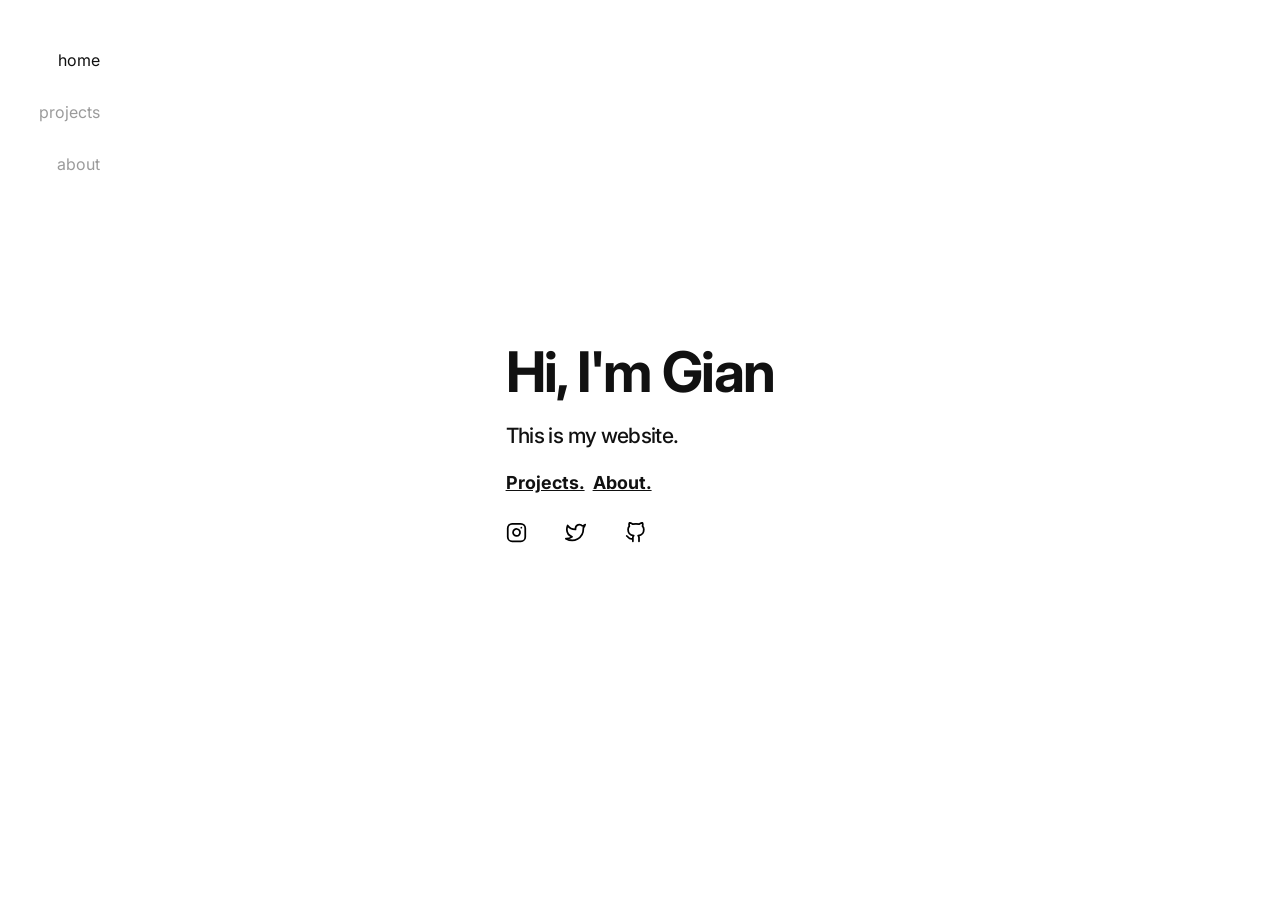
<file: index.html>
<!DOCTYPE html>
<html lang="it-it">

<head>
    <meta content="text/html; charset=UTF-8">
    <meta name="viewport" content="width=device-width, initial-scale=1">

    <link rel="preconnect" href="https://fonts.gstatic.com">
    <link href="https://fonts.googleapis.com/css2?family=Inter:wght@100;200;300;400;500;600;700;800;900&display=swap"
        rel="stylesheet">

    <title>Gian</title>

    <link type="text/css" rel="stylesheet" href="css/home.css">

</head>

<body>
    <div class="burger__container">
        <div class="burger" aria-controls="navigation" aria-label="Menu">
            <div class="burger__meat burger__meat--1"></div>
            <div class="burger__meat burger__meat--2"></div>
            <div class="burger__meat burger__meat--3"></div>
        </div>
    </div>


    <nav class="nav" id="navigation">
        <ul class="nav__list">
            <li>
                <a class="active" href="/">home</a>
            </li>

            <li>
                <a href="/projects">projects</a>
            </li>

            <li>
                <a href="/about">about</a>
            </li>
        </ul>
    </nav>

    <main>
        <div class="splash-container">
            <div class="splash">

                <h1>Hi, I'm Gian</h1>

                <h2>
                    This is my website.
                </h2>

                <h3>
                    <a style="color: #111;" href="/projects">Projects.</a>&nbsp;&nbsp;<a style="color: #111;"
                        href="about">About.</a>
                </h3>

                <div class="social-icons">

                    <a class="social-icons__link" rel="me" title="Instagram" href="https://instagram.com/im_gian"
                        target="_blank">
                        <div class="social-icons__icon" style="background-image: url('svg/instagram.svg')">
                        </div>
                    </a>

                    <a class="social-icons__link" rel="me" title="Twitter" href="https://twitter.com/ohshitgian"
                        target="_blank">
                        <div class="social-icons__icon" style="background-image: url('svg/twitter.svg')">
                        </div>
                    </a>

                    <a class="social-icons__link" rel="me" title="GitHub" href="https://github.com/mrgian"
                        target="_blank">
                        <div class="social-icons__icon" style="background-image: url('svg/github.svg')">
                        </div>
                    </a>

                </div>
            </div>
        </div>
    </main>

    <script src="js/main.js"></script>

</body>

</html>
</file>
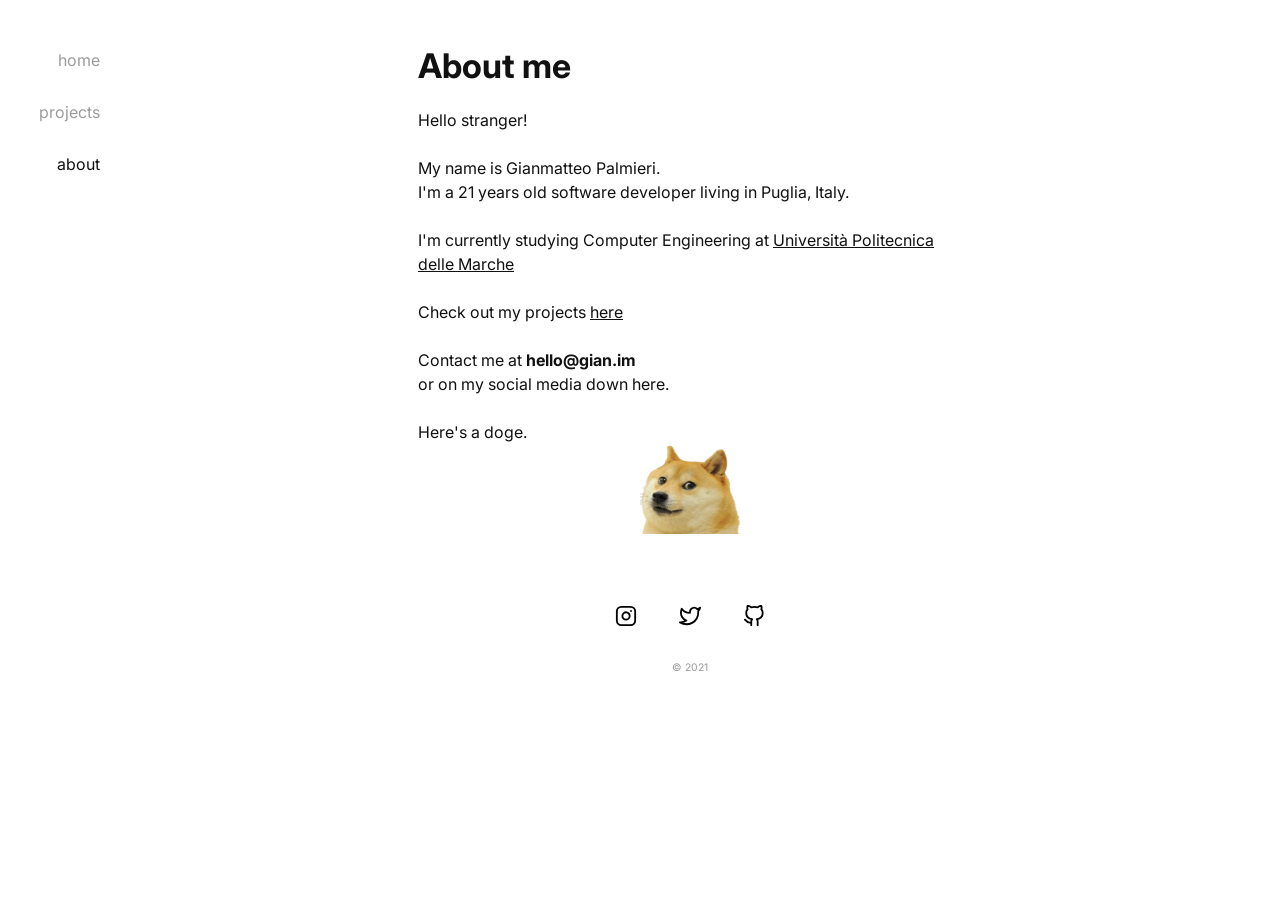
<file: pages/about.html>
<!DOCTYPE html>
<html lang="it-it">

<head>
    <meta content="text/html; charset=UTF-8">
    <meta name="viewport" content="width=device-width, initial-scale=1">

    <link rel="preconnect" href="https://fonts.gstatic.com">
    <link href="https://fonts.googleapis.com/css2?family=Inter:wght@100;200;300;400;500;600;700;800;900&display=swap"
        rel="stylesheet">

    <title>About | Gian</title>

    <link type="text/css" rel="stylesheet" href="../css/post.css">

</head>

<body>
    <div class="burger__container">
        <div class="burger" aria-controls="navigation" aria-label="Menu">
            <div class="burger__meat burger__meat--1"></div>
            <div class="burger__meat burger__meat--2"></div>
            <div class="burger__meat burger__meat--3"></div>
        </div>
    </div>


    <nav class="nav" id="navigation">
        <ul class="nav__list">

            <li>
                <a href="/">home</a>
            </li>

            <li>
                <a href="/projects">projects</a>
            </li>

            <li>
                <a class="active" href="/about">about</a>
            </li>

        </ul>
    </nav>


    <main>

        <div class="flex-wrapper">
            <div class="post__container">
                <div class="post">
                    <header class="post__header">
                        <h1 id="post__title">About me</h1>
                    </header>
                    <article class="post__content">

                        <p>
                            Hello stranger!
                        </p>

                        <p>
                            My name is Gianmatteo Palmieri.<br>I'm a 21 years old software developer living in Puglia,
                            Italy.
                        </p>

                        <p>
                            I'm currently studying Computer Engineering at <a href="https://univpm.it" target="_blank"
                                style="color: #111;">Universit&agrave; Politecnica delle Marche</a>
                        </p>

                        <p>
                            Check out my projects <a href="/projects" style="color: #111;">here</a>
                        </p>

                        <p>
                            Contact me at <b>hello@gian.im</b>
                            <br>
                            or on my social media down here.
                        </p>

                        <p>
                            Here's a doge.<br>
                            <img style="width:100px; height: 100px;" src="../images/doge.png">
                        </p>

                    </article>

                    <footer class="post__footer">

                        <div class="social-icons">

                            <a class="social-icons__link" rel="me" title="Instagram"
                                href="https://instagram.com/im_gian" target="_blank" rel="noopener">
                                <div class="social-icons__icon" style="background-image: url('../svg/instagram.svg')">
                                </div>
                            </a>

                            <a class="social-icons__link" rel="me" title="Twitter" href="https://twitter.com/ohshitgian"
                                target="_blank" rel="noopener">
                                <div class="social-icons__icon" style="background-image: url('../svg/twitter.svg')">
                                </div>
                            </a>

                            <a class="social-icons__link" rel="me" title="GitHub" href="https://github.com/mrgian"
                                target="_blank" rel="noopener">
                                <div class="social-icons__icon" style="background-image: url('../svg/github.svg')">
                                </div>
                            </a>

                        </div>

                        <p>&copy; 2021</p>
                    </footer>
                </div>
            </div>

        </div>

    </main>

    <script src="../js/main.js"></script>

</body>

</html>
</file>
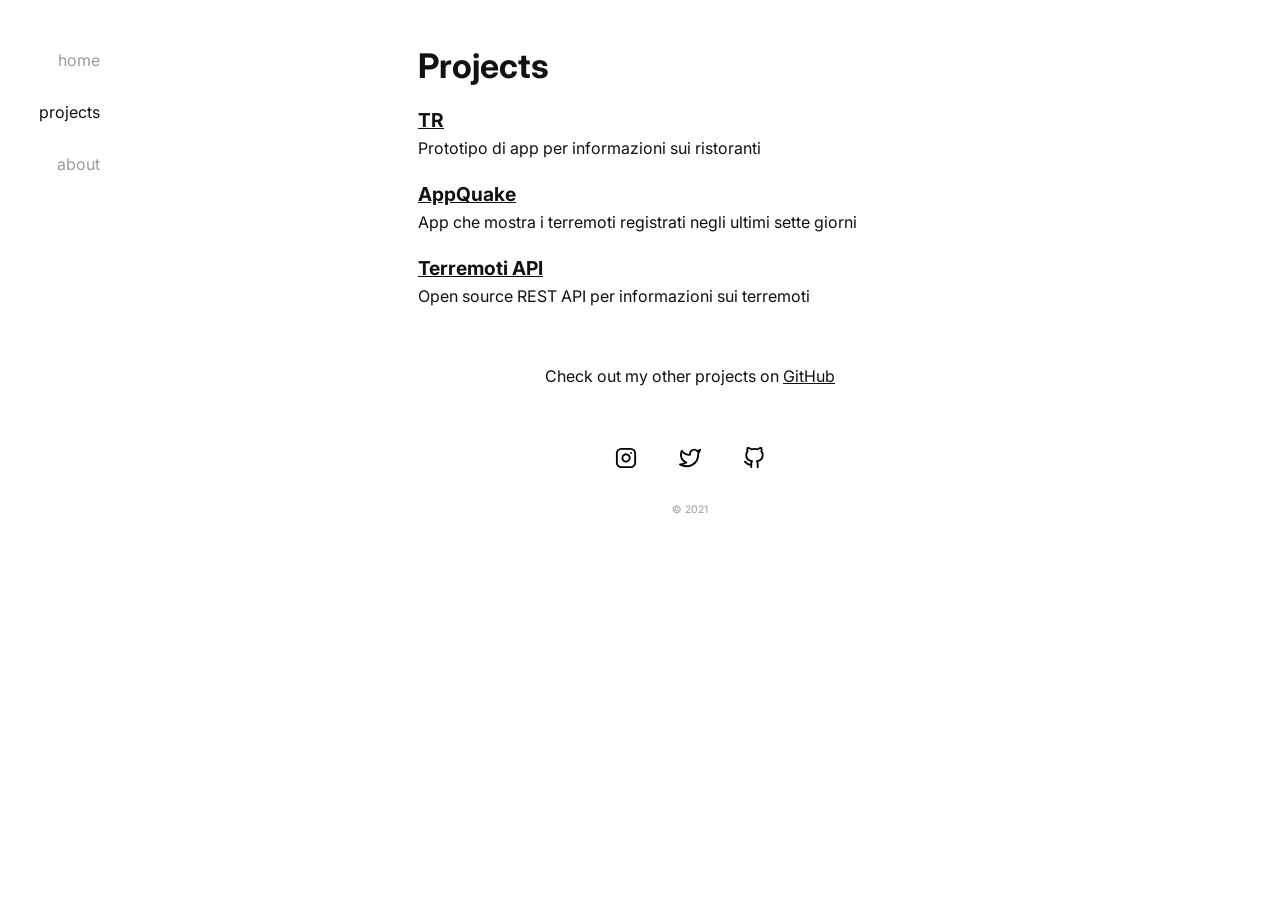
<file: pages/projects.html>
<!DOCTYPE html>
<html lang="it-it">

<head>
    <meta content="text/html; charset=UTF-8">
    <meta name="viewport" content="width=device-width, initial-scale=1">

    <link rel="preconnect" href="https://fonts.gstatic.com">
    <link href="https://fonts.googleapis.com/css2?family=Inter:wght@100;200;300;400;500;600;700;800;900&display=swap"
        rel="stylesheet">

    <title>Projects | Gian</title>

    <link type="text/css" rel="stylesheet" href="../css/post.css">

</head>

<body>
    <div class="burger__container">
        <div class="burger" aria-controls="navigation" aria-label="Menu">
            <div class="burger__meat burger__meat--1"></div>
            <div class="burger__meat burger__meat--2"></div>
            <div class="burger__meat burger__meat--3"></div>
        </div>
    </div>


    <nav class="nav" id="navigation">
        <ul class="nav__list">

            <li>
                <a href="/">home</a>
            </li>

            <li>
                <a class="active" href="/projects">projects</a>
            </li>

            <li>
                <a href="/about">about</a>
            </li>


        </ul>
    </nav>


    <main>

        <div class="flex-wrapper">
            <div class="post__container">
                <div class="post">
                    <header class="post__header">
                        <h1 id="post__title">Projects</h1>
                    </header>
                    <article class="post__content">
                        <p>
                            <a id="post__link" href="https://github.com/mrgian/tr-app-android">
                                TR
                            </a>
                            <br>
                        <div id="post_link_text">
                            Prototipo di app per informazioni sui ristoranti
                        </div>
                        </p>

                        <p>
                            <a id="post__link" href="https://github.com/mrgian/appquake">
                                AppQuake
                            </a>
                            <br>
                        <div id="post_link_text">
                            App che mostra i terremoti registrati negli ultimi sette giorni
                        </div>
                        </p>

                        <p>
                            <a id="post__link" href="https://github.com/mrgian/terremoti-api">
                                Terremoti API
                            </a>
                            <br>
                        <div id="post_link_text">
                            Open source REST API per informazioni sui terremoti
                        </div>
                        </p>

                        <div style="text-align: center; margin-top: 60px;">Check out my other projects on <a
                                style="color: #111;" href="https://github.com/mrgian">GitHub</a></div>

                    </article>

                    <footer class="post__footer">

                        <div class="social-icons">

                            <a class="social-icons__link" rel="me" title="Instagram"
                                href="https://instagram.com/im_gian" target="_blank" rel="noopener">
                                <div class="social-icons__icon" style="background-image: url('../svg/instagram.svg')">
                                </div>
                            </a>

                            <a class="social-icons__link" rel="me" title="Twitter" href="https://twitter.com/ohshitgian"
                                target="_blank" rel="noopener">
                                <div class="social-icons__icon" style="background-image: url('../svg/twitter.svg')">
                                </div>
                            </a>

                            <a class="social-icons__link" rel="me" title="GitHub" href="https://github.com/mrgian"
                                target="_blank" rel="noopener">
                                <div class="social-icons__icon" style="background-image: url('../svg/github.svg')">
                                </div>
                            </a>

                        </div>

                        <p>&copy; 2021</p>
                    </footer>
                </div>
            </div>

        </div>

    </main>

    <script src="../js/main.js"></script>

</body>

</html>
</file>
<file: css/home.css>
@charset "UTF-8";
html,
body {
    background-color: #fff;
    color: #111;
    height: 100%;
}
html {
    box-sizing: border-box;
}
*,
*:before,
*:after {
    padding: 0;
    margin: 0;
    box-sizing: inherit;
}
html {
    font-family: 'Inter', sans-serif;
    -webkit-font-smoothing: antialiased;
    font-size: 95%;
}
h1,
h2,
h3,
h4,
h5,
h6 {
    margin-top: 1.5rem;
    margin-bottom: 0;
    line-height: 1.5rem;
}
h1 {
    font-size: 2.121rem;
    line-height: 2.25rem;
    margin-top: 2.25rem;
}
h2 {
    font-size: 1.414rem;
}
h3 {
    font-size: 1.17833333rem;
}
h4 {
    font-size: 0.98194444rem;
}
h5 {
    font-size: 0.81828704rem;
}
p {
    margin-top: 1.5rem;
    margin-bottom: 0;
    line-height: 1.5rem;
}
ul,
ol {
    padding-left: 1.5rem;
    margin-top: 1.5rem;
    margin-bottom: 1.5rem;
}
ul li,
ol li {
    line-height: 1.5rem;
}
ul ul,
ul ol,
ol ul,
ol ol {
    margin-top: 0;
    margin-bottom: 0;
}
blockquote {
    margin-top: 1.5rem;
    margin-bottom: 1.5rem;
    line-height: 1.5rem;
    color: #111;
}
blockquote::before {
    position: absolute;
    content: "\201C";
    font-size: 6em;
    font-family: roboto, serif;
    margin-top: 0.1em;
    margin-left: -0.2em;
    z-index: -1;
    color: #ededed;
}
blockquote cite {
    font-style: italic;
    font-size: 0.95em;
    color: #717171;
}
blockquote cite::before {
    content: "— ";
}
pre {
    line-height: 1.45;
    margin-top: 1.5rem;
    padding: 16px;
    word-wrap: normal;
    overflow: auto;
    background-color: #f6f8fa;
    border-radius: 3px;
}
code {
    font-size: 85%;
    font-family: sfmono-regular, Consolas, Menlo, monospace;
    padding: 0.2em 0.4em;
    margin: 0;
    background-color: rgba(27, 31, 35, 0.05);
    border-radius: 3px;
}
pre > code {
    word-break: normal;
    white-space: pre;
}
pre code {
    display: inline;
    padding: 0;
    margin: 0;
    overflow: visible;
    line-height: inherit;
    word-wrap: normal;
    background-color: transparent;
    border: 0;
}
.lead {
    font-size: 1.414rem;
}
abbr[title] {
    text-decoration: underline double;
}
.burger__container {
    height: 4rem;
    display: flex;
    align-items: center;
    padding: 0 1.5rem;
    position: fixed;
    width: 100%;
    background: #fff;
    z-index: 2;
}
@media screen and (min-width: 1000px) {
    .burger__container {
        display: none;
    }
}
.burger {
    position: relative;
    width: 28px;
    height: 28px;
    cursor: pointer;
}
.burger__meat {
    position: absolute;
    width: 28px;
    height: 2px;
    background: #111;
    top: calc(50% - 2px / 2);
    left: calc(50% - 28px / 2);
    transition: all 150ms ease-in;
}
.burger__meat--1 {
    transform: translateY(-10px);
}
.burger__meat--2 {
    width: calc(28px - 6px);
}
.burger__meat--3 {
    transform: translateY(10px);
}
.nav--active .burger__meat--1 {
    transform: rotate(45deg);
}
.nav--active .burger__meat--2 {
    opacity: 0;
}
.nav--active .burger__meat--3 {
    transform: rotate(-45deg);
}
.nav {
    font-size: 16px;
    position: fixed;
    display: flex;
    justify-content: center;
    align-items: center;
    background: #fff;
    visibility: hidden;
    z-index: 1;
}
@media screen and (min-width: 1000px) {
    .nav {
        display: block;
        visibility: visible;
        padding-top: 3em;
        width: 100px;
    }
}
.nav--active .nav {
    visibility: visible;
    height: 100%;
    width: 100%;
}
@media screen and (min-width: 1000px) {
    .nav--active .nav {
        width: 100px;
    }
}
.nav__list {
    text-align: right;
    list-style: none;
    margin: 0;
    padding: 0;
    width: 50%;
}
@media screen and (min-width: 1000px) {
    .nav__list {
        width: auto;
    }
}
@media screen and (max-width: 999px) {
    .nav__list {
        transform: translateY(-25px);
        opacity: 0;
    }
    .nav--active .nav__list {
        transform: translateY(0);
        opacity: 1;
        transition: all 500ms ease;
    }
}
.nav__list li {
    margin-bottom: 3em;
    line-height: 1.5em;
}
.nav__list li:last-of-type {
    margin-bottom: 0;
}
@media screen and (min-width: 1000px) {
    .nav__list li {
        margin-bottom: 1.75em;
    }
}
.nav__list a {
    color: #9b9b9b;
    text-decoration: none;
    font-size: 2em;
}
.nav__list a.active {
    color: #111;
}
.nav__list a:hover {
    color: #111;
}
@media screen and (min-width: 1000px) {
    .nav__list a {
        font-size: 1em;
    }
}
.social-icons {
    display: flex;
    justify-content: center;
}
.social-icons__link {
    padding: 0.8rem;
}
.social-icons__link:not(:last-child) {
    margin-right: 1em;
}
.social-icons__link .social-icons__icon {
    width: 1.4rem;
    height: 1.4rem;
    background-size: contain;
    background-repeat: no-repeat;
}
body.nav--active {
    overflow: hidden;
}
main {
    padding: 3rem 1.5rem 1rem;
}
/*@media screen and (min-width: 800px) {
    main {
        padding-left: calc(1.5rem + 100px);
    }
}
@media screen and (max-width: 799px) {
    main {
        padding-top: calc(3rem + 4rem);
    }
}*/
.splash-container {
    height: 100%;
    display: flex;
    justify-content: center;
    align-items: center;
    font-size: 14px;
}
.splash h1 {
    font-size: 4em;
    line-height: 1;
    letter-spacing: -0.03em;
    margin: 0;
}
.splash h2 {
    font-size: 1.5em;
    font-weight: 500;
    line-height: 1.25;
    max-width: 22em;
    letter-spacing: -0.03em;
}
.handle {
    display: inline-block;
    margin-top: 0.275em;
    color: #9b9b9b;
    letter-spacing: 0.5px;
}
.writing {
    text-decoration: none;
    color: #9013fe;
}
main {
    padding-top: 0;
    padding-bottom: 0;
    height: 100%;
}
.social-icons {
    justify-content: flex-start;
    padding-top: 1rem;
    margin-left: -0.8rem;
}
</file>
<file: css/post.css>
@charset "UTF-8";
button,
button[type=button],
button[type=reset],
button[type=submit] {
	-webkit-appearance: button
}

input,
input[type=text],
input[type=email] {
	-webkit-appearance: none;
	-moz-appearance: none;
	appearance: none
}

html,
body {
	background-color: #fff;
	color: #111;
	height: 100%
}

html {
	box-sizing: border-box
}

*,
*:before,
*:after {
	padding: 0;
	margin: 0;
	box-sizing: inherit
}

html {
	/*font-family: -apple-system, BlinkMacSystemFont, segoe ui, Roboto, Oxygen-Sans, Ubuntu, Cantarell, helvetica neue, sans-serif;*/
    font-family: 'Inter', sans-serif;
	-webkit-font-smoothing: antialiased;
	font-size: 95%
}

@media screen and (min-width:1000px) {
	html {
		font-size: 100%
	}
}

@media screen and (min-width:1400px) {
	html {
		font-size: 115%
	}
}

h1,
h2,
h3,
h4,
h5,
h6 {
	margin-top: 1.5rem;
	margin-bottom: 0;
	line-height: 1.5rem;
}

h1 {
    font-size: 2.121rem;
    line-height: 2.25rem;
    margin-top: 2.25rem;
}

h2 {
	font-size: 1.414rem
}

h3 {
	font-size: 1.17833333rem
}

h4 {
	font-size: .98194444rem
}

h5 {
	font-size: .81828704rem
}

p {
	margin-top: 1.5rem;
	margin-bottom: 0;
	line-height: 1.5rem
}

ul,
ol {
	padding-left: 1.5rem;
	margin-top: 1.5rem;
	margin-bottom: 1.5rem
}

ul li,
ol li {
	line-height: 1.5rem
}

ul ul,
ul ol,
ol ul,
ol ol {
	margin-top: 0;
	margin-bottom: 0
}

blockquote {
	margin-top: 1.5rem;
	margin-bottom: 1.5rem;
	line-height: 1.5rem;
	color: #111
}

blockquote::before {
	position: absolute;
	content: "\201C";
	font-size: 6em;
	font-family: roboto, serif;
	margin-top: .1em;
	margin-left: -.2em;
	z-index: -1;
	color: #ededed
}

blockquote cite {
	font-style: italic;
	font-size: .95em;
	color: #717171
}

blockquote cite::before {
	content: "— "
}

pre {
	line-height: 1.45;
	margin-top: 1.5rem;
	padding: 16px;
	word-wrap: normal;
	overflow: auto;
	background-color: #f6f8fa;
	border-radius: 3px
}

code {
	font-size: 85%;
	font-family: sfmono-regular, Consolas, Menlo, monospace;
	padding: .2em .4em;
	margin: 0;
	background-color: rgba(27, 31, 35, .05);
	border-radius: 3px
}

pre>code {
	word-break: normal;
	white-space: pre
}

pre code {
	display: inline;
	padding: 0;
	margin: 0;
	overflow: visible;
	line-height: inherit;
	word-wrap: normal;
	background-color: transparent;
	border: 0
}

.lead {
	font-size: 1.414rem
}

abbr[title] {
	text-decoration: underline double
}

.burger__container {
	height: 4rem;
	display: flex;
	align-items: center;
	padding: 0 1.5rem;
	position: fixed;
	width: 100%;
	background: #fff;
	z-index: 2
}

@media screen and (min-width:1000px) {
	.burger__container {
		display: none
	}
}

.burger {
	position: relative;
	width: 28px;
	height: 28px;
	cursor: pointer
}

.burger__meat {
	position: absolute;
	width: 28px;
	height: 2px;
	background: #111;
	top: calc(50% - 2px/2);
	left: calc(50% - 28px/2);
	transition: all 150ms ease-in
}

.burger__meat--1 {
	transform: translateY(-10px)
}

.burger__meat--2 {
	width: calc(28px - 6px)
}

.burger__meat--3 {
	transform: translateY(10px)
}

.nav--active .burger__meat--1 {
	transform: rotate(45deg)
}

.nav--active .burger__meat--2 {
	opacity: 0
}

.nav--active .burger__meat--3 {
	transform: rotate(-45deg)
}

.nav {
	font-size: 16px;
	position: fixed;
	display: flex;
	justify-content: center;
	align-items: center;
	background: #fff;
	visibility: hidden;
	z-index: 1
}

@media screen and (min-width:1000px) {
	.nav {
		display: block;
		visibility: visible;
		padding-top: 3em;
		width: 100px
	}
}

.nav--active .nav {
	visibility: visible;
	height: 100%;
	width: 100%
}

@media screen and (min-width:1000px) {
	.nav--active .nav {
		width: 100px
	}
}

.nav__list {
	text-align: right;
	list-style: none;
	margin: 0;
	padding: 0;
	width: 50%
}

@media screen and (min-width:1000px) {
	.nav__list {
		width: auto
	}
}

@media screen and (max-width:999px) {
	.nav__list {
		transform: translateY(-25px);
		opacity: 0
	}
	.nav--active .nav__list {
		transform: translateY(0);
		opacity: 1;
		transition: all 500ms ease
	}
}

.nav__list li {
	margin-bottom: 3em;
	line-height: 1.5em
}

.nav__list li:last-of-type {
	margin-bottom: 0
}

@media screen and (min-width:1000px) {
	.nav__list li {
		margin-bottom: 1.75em
	}
}

.nav__list a {
	color: #9b9b9b;
	text-decoration: none;
	font-size: 2em
}

.nav__list a.active {
	color: #111
}

.nav__list a:hover {
	color: #111
}

@media screen and (min-width:1000px) {
	.nav__list a {
		font-size: 1em
	}
}

.social-icons {
	display: flex;
	justify-content: center
}

.social-icons__link {
	padding: .8rem
}

.social-icons__link:not(:last-child) {
	margin-right: 1em
}

.social-icons__link .social-icons__icon {
	width: 1.4rem;
	height: 1.4rem;
	background-size: contain;
	background-repeat: no-repeat
}

body.nav--active {
	overflow: hidden
}

main {
	padding: 3rem 1.5rem 1rem
}

@media screen and (min-width:1000px) {
	main {
		padding-left: calc(1.5rem + 100px)
	}
}

@media screen and (max-width:999px) {
	main {
		padding-top: calc(3rem + 4rem)
	}
}

code[class*=language-],
pre[class*=language-] {
	color: #24292e;
	-moz-tab-size: 4;
	-o-tab-size: 4;
	tab-size: 4;
	-webkit-hyphens: none;
	-moz-hyphens: none;
	-ms-hyphens: none;
	hyphens: none
}

.token.comment,
.token.prolog,
.token.doctype,
.token.cdata,
.token.plain-text {
	color: #6a737d
}

.token.atrule,
.token.attr-value,
.token.keyword,
.token.operator {
	color: #d73a49
}

.token.property,
.token.tag,
.token.boolean,
.token.number,
.token.constant,
.token.symbol,
.token.deleted {
	color: #22863a
}

.token.selector,
.token.attr-name,
.token.string,
.token.char,
.token.builtin,
.token.inserted {
	color: #032f62
}

.token.function,
.token.class-name {
	color: #6f42c1
}

.language-jsx .token.punctuation,
.language-jsx .token.tag .token.punctuation,
.language-jsx .token.tag .token.script,
.language-jsx .token.plain-text {
	color: #24292e
}

.language-jsx .token.tag .token.attr-name {
	color: #6f42c1
}

.language-jsx .token.tag .token.class-name {
	color: #005cc5
}

.language-jsx .token.tag .token.script-punctuation,
.language-jsx .token.attr-value .token.punctuation:first-child {
	color: #d73a49
}

.language-jsx .token.attr-value {
	color: #032f62
}

.language-jsx span[class=comment] {
	color: pink
}

.language-html .token.tag .token.punctuation {
	color: #24292e
}

.language-html .token.tag .token.attr-name {
	color: #6f42c1
}

.language-html .token.tag .token.attr-value,
.language-html .token.tag .token.attr-value .token.punctuation:not(:first-child) {
	color: #032f62
}

.language-css .token.selector {
	color: #6f42c1
}

.language-css .token.property {
	color: #005cc5
}

.flex-wrapper {
	display: flex
}

.post__container {
	flex-grow: 1;
	min-width: 0
}

.post {
	width: 100%;
	max-width: 34rem;
	margin: 0 auto
}

.post h2,
.post h3 {
	position: relative;
	padding-top: 10px
}

.post h2 .anchor,
.post h3 .anchor {
	top: .5rem;
	text-decoration: none;
	position: absolute;
	left: -1rem;
	color: #9b9b9b;
	font-size: 1.2rem;
	font-weight: 400
}

.post h2 .anchor:hover,
.post h3 .anchor:hover {
	color: #717171
}

.post blockquote {
	width: 95%;
	margin: 0 auto;
	font-size: 1rem
}

.post blockquote a {
	color: #717171;
	text-decoration: underline
}

.post img {
	width: 100%;
	max-width: 700px;
	margin: 0 auto;
	padding-bottom: 10px;
	display: block
}

#post__title {
	margin-top: 0;
	margin-left: 0px;
	margin-bottom: .5rem
}

#post__link {
	color: #111;
	font-size: larger;
	font-weight: bold;
	padding-bottom: 50px;
}

#post_link_text {
	color: #111;
	font-size: medium;
	margin-top: 5px;
}

.post__date {
	color: #9b9b9b;
	font-size: .8rem
}

.post__footer {
	padding-top: 3rem
}

.toc-container {
	position: sticky;
	align-self: start;
	top: 3rem;
	max-width: 350px
}

@media screen and (max-width:1024px) {
	.toc-container {
		display: none
	}
}

.toc-post-title {
	font-size: .9rem;
	margin-bottom: .8rem
}

#TableOfContents ul {
	list-style: none;
	margin: 0
}

#TableOfContents a {
	text-decoration: none;
	color: #9b9b9b;
	font-size: .9rem
}

#TableOfContents a.active {
	color: #333
}

.tags__list {
	padding-right: 1.5rem;
	margin: 1.5rem 0 0;
	list-style: none;
	display: flex;
	justify-content: flex-end
}

.tag__item {
	margin-right: 1rem;
	display: inline-block
}

.tag__item:last-child {
	margin-right: 0
}

.tag__link {
	display: inline-block;
	text-decoration: none;
	padding: .2em .4em;
	border-radius: 3px;
	background: #f2e3ff;
	color: #9013fe;
	font-size: .8rem
}

.tag__link:hover {
	background: #ebd4ff
}

.gif {
	margin-top: 1.5rem
}

.gif img {
	max-width: 375px
}

.pagination {
	display: flex;
	flex-direction: column;
	margin-top: 1.5rem
}

@media screen and (min-width:600px) {
	.pagination {
		flex-direction: row;
		justify-content: space-between
	}
}

.pagination__item {
	text-decoration: none;
	display: flex;
	flex-direction: column
}

.pagination__item:nth-child(2) {
	margin-top: 1.5rem
}

@media screen and (min-width:600px) {
	.pagination__item {
		width: 275px;
		padding: 15px;
		border-radius: 4px
	}
	.pagination__item:first-of-type {
		padding-right: 15px
	}
	.pagination__item:last-of-type {
		margin-top: 0
	}
	.pagination__item:hover {
		background-color: #f6f9fc
	}
}

.pagination__label {
	color: #9b9b9b;
	font-size: .8rem
}

.pagination__title {
	color: #111;
	font-weight: 700;
	margin-top: .25rem
}

footer {
	text-align: center;
	padding: 0 1.5rem;
	background: #fff
}

footer p {
	margin-top: 1rem;
	color: #9b9b9b;
	font-size: .65rem
}

.post__content ul {
	list-style: none
}

.post__content ul li {
	margin-bottom: .5rem
}

.post__content ul li::before {
	content: "-";
	color: #717171;
	position: absolute;
	margin-left: -15px
}

.twitter-tweet.twitter-tweet-rendered {
	margin: 1.5rem auto!important;
	width: 375px!important
}

table {
	max-width: 100%;
	border-spacing: 0
}

table thead {
	background: #f7f7f7
}

table th,
table td {
	padding: .5em 1em;
	border: 1px double #eee
}
</file>
